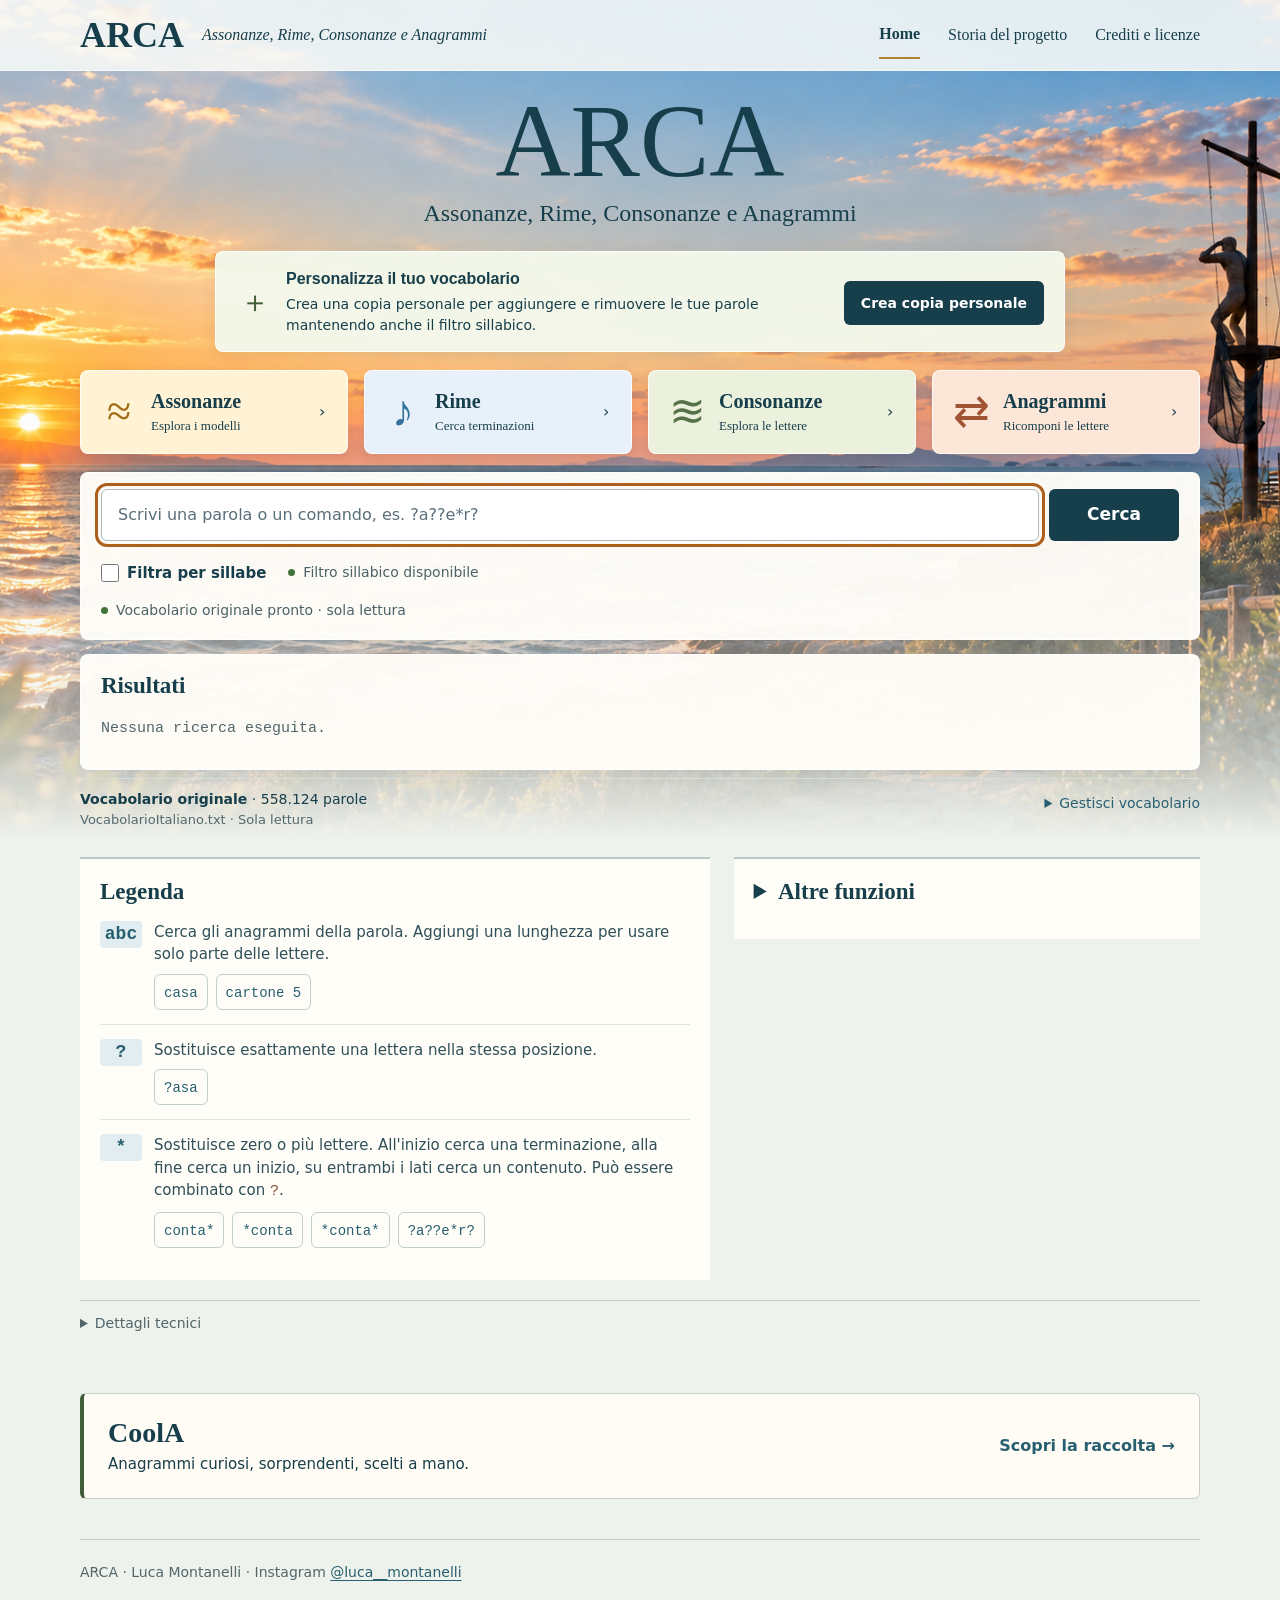
<file: index.html>
<!doctype html>
<html lang="it">
<head>
    <meta name="anagrammi-release" content="c436786166419b7673e466732a233473135b1bc11dabc56d61d7274d4d95d0c1">
    <meta charset="utf-8">
    <meta name="viewport" content="width=device-width, initial-scale=1">
    <meta name="color-scheme" content="only light">
    <link rel="icon" href="./releases/c436786166419b7673e466732a233473135b1bc11dabc56d61d7274d4d95d0c1/assets/icons/favicon.ico" type="image/x-icon" sizes="16x16 32x32 48x48">
    <link rel="icon" href="./releases/c436786166419b7673e466732a233473135b1bc11dabc56d61d7274d4d95d0c1/assets/icons/icon-32.png" type="image/png" sizes="32x32">
    <link rel="icon" href="./releases/c436786166419b7673e466732a233473135b1bc11dabc56d61d7274d4d95d0c1/assets/icons/icon-16.png" type="image/png" sizes="16x16">
    <link rel="apple-touch-icon" href="./releases/c436786166419b7673e466732a233473135b1bc11dabc56d61d7274d4d95d0c1/assets/icons/apple-touch-icon.png" sizes="180x180">
    <link rel="manifest" href="./releases/c436786166419b7673e466732a233473135b1bc11dabc56d61d7274d4d95d0c1/manifest.webmanifest">
    <link rel="stylesheet" href="./releases/c436786166419b7673e466732a233473135b1bc11dabc56d61d7274d4d95d0c1/style.css">
    <meta name="theme-color" content="#173e4b">
    <title>ARCA · Assonanze, Rime, Consonanze e Anagrammi</title>
</head>
<body>
    <a class="salta-contenuto" href="#comando">Vai alla ricerca</a>
    <header class="app-header">
        <div class="contenitore barra-header">
            <a class="brand" href="./" aria-label="ARCA Home"><strong>ARCA</strong><span>Assonanze, Rime, Consonanze e Anagrammi</span></a>
            <button id="menu-navigazione" class="pulsante-icona" type="button" aria-label="Apri navigazione" aria-expanded="false" aria-controls="navigazione" title="Navigazione">☰</button>
            <nav id="navigazione" aria-label="Navigazione principale">
                <a href="./" aria-current="page">Home</a>
                <a href="#storia" data-dialog="storia">Storia del progetto</a>
                <a href="#crediti" data-dialog="crediti">Crediti e licenze</a>
            </nav>
        </div>
    </header>

    <main id="app" class="contenitore app-main" aria-busy="true">
        <section class="hero" aria-labelledby="titolo-arca">
            <h1 id="titolo-arca">ARCA</h1>
            <p>Assonanze, Rime, Consonanze e Anagrammi</p>
        </section>
        <div class="onboarding">
            <section id="onboarding-installazione" class="banner banner-installazione" aria-labelledby="titolo-installazione" hidden>
                <span class="simbolo-banner" aria-hidden="true">↓</span>
                <div><h2 id="titolo-installazione">ARCA dà il meglio come app</h2><p>Installala per aprirla dalla schermata Home e usarla anche offline.</p></div>
                <button id="installa-arca" class="pulsante-primario" type="button">Installa ARCA</button>
                <button id="chiudi-installazione" class="pulsante-icona chiudi-banner" type="button" aria-label="Chiudi invito all'installazione" title="Chiudi">×</button>
            </section>
            <section id="onboarding-personale" class="banner banner-personale" aria-labelledby="titolo-personale">
                <span class="simbolo-banner" aria-hidden="true">＋</span>
                <div><h2 id="titolo-personale">Personalizza il tuo vocabolario</h2><p>Crea una copia personale per aggiungere e rimuovere le tue parole mantenendo anche il filtro sillabico.</p></div>
                <button id="onboarding-personale-azione" class="pulsante-primario" type="button" disabled>Crea copia personale</button>
            </section>
        </div>
        <section class="modalita-guidate" aria-label="Esplora ARCA">
            <button class="card-modalita assonanze" data-guida="assonanze" aria-expanded="false" aria-controls="guida-modalita" type="button"><span class="simbolo-modalita" aria-hidden="true">≈</span><span><strong>Assonanze</strong><small>Esplora i modelli</small></span><span aria-hidden="true">›</span></button>
            <button class="card-modalita rime" data-guida="rime" aria-expanded="false" aria-controls="guida-modalita" type="button"><span class="simbolo-modalita" aria-hidden="true">♪</span><span><strong>Rime</strong><small>Cerca terminazioni</small></span><span aria-hidden="true">›</span></button>
            <button class="card-modalita consonanze" data-guida="consonanze" aria-expanded="false" aria-controls="guida-modalita" type="button"><span class="simbolo-modalita" aria-hidden="true">≋</span><span><strong>Consonanze</strong><small>Esplora le lettere</small></span><span aria-hidden="true">›</span></button>
            <button class="card-modalita anagrammi" data-guida="anagrammi" aria-expanded="false" aria-controls="guida-modalita" type="button"><span class="simbolo-modalita" aria-hidden="true">⇄</span><span><strong>Anagrammi</strong><small>Ricomponi le lettere</small></span><span aria-hidden="true">›</span></button>
        </section>
        <section id="guida-modalita" class="guida-modalita" aria-labelledby="titolo-guida" hidden>
            <h2 id="titolo-guida"></h2><p id="testo-guida"></p>
            <div id="esempi-guida" class="esempi"></div>
        </section>
        <section class="ricerca-principale" aria-labelledby="titolo-ricerca">
            <h2 class="solo-lettori" id="titolo-ricerca">Cerca nel vocabolario</h2>
            <form id="modulo-ricerca" class="modulo-ricerca" novalidate>
                <label class="solo-lettori" for="comando">Parola o comando</label>
                <input
                    id="comando"
                    name="comando"
                    type="text"
                    placeholder="Scrivi una parola o un comando, es. ?a??e*r?"
                    autocomplete="off"
                    spellcheck="false"
                    disabled
                >
                <button id="esegui" type="submit" disabled>Cerca</button>
                <fieldset class="filtro-sillabe">
                    <legend class="solo-lettori">Filtro sillabico</legend>
                    <div class="intestazione-filtro">
                        <label class="attiva-filtro" for="filtra-sillabe">
                            <input id="filtra-sillabe" type="checkbox" aria-controls="campi-sillabe" aria-describedby="stato-sillabe" disabled>
                            Filtra per sillabe
                        </label>
                        <p id="stato-sillabe" class="stato" data-stato="non_disponibile" aria-live="polite">Filtro sillabico non disponibile</p>
                    </div>
                    <div id="campi-sillabe" class="campi-sillabe" hidden>
                        <div class="campo-sillabe">
                            <label for="modalita-sillabe">Modalit&agrave;</label>
                            <select id="modalita-sillabe" disabled>
                                <option value="ESATTAMENTE">Esattamente</option>
                                <option value="ALMENO">Almeno</option>
                                <option value="AL_MASSIMO">Al massimo</option>
                                <option value="TRA">Tra</option>
                            </select>
                        </div>
                        <div class="campo-sillabe">
                            <label id="etichetta-minimo-sillabe" for="minimo-sillabe">Sillabe</label>
                            <input id="minimo-sillabe" type="number" min="1" max="4294967295" step="1" inputmode="numeric" value="2" aria-describedby="errore-sillabe" required disabled>
                        </div>
                        <div id="campo-massimo-sillabe" class="campo-sillabe" hidden>
                            <label for="massimo-sillabe">Massimo</label>
                            <input id="massimo-sillabe" type="number" min="1" max="4294967295" step="1" inputmode="numeric" value="3" aria-describedby="errore-sillabe" required disabled>
                        </div>
                    </div>
                    <p id="errore-sillabe" class="errore-sillabe" role="alert" hidden></p>
                    <p id="nota-sillabe" class="nota-privacy" hidden></p>
                </fieldset>
            </form>
            <p id="stato-vocabolario" class="stato" data-stato="caricamento" aria-live="polite">
                Caricamento vocabolario...
            </p>
        </section>

        <section class="sezione risultati" aria-labelledby="titolo-risultati">
            <div class="intestazione-sezione">
                <h2 id="titolo-risultati">Risultati</h2>
            </div>
            <div id="risultato" class="output-risultati" tabindex="0" aria-label="Risultati della ricerca" aria-live="polite">
                <p class="messaggio-risultato">Nessuna ricerca eseguita.</p>
            </div>
            <nav id="paginazione" class="paginazione" aria-label="Pagine dei risultati" hidden>
                <button id="pagina-precedente" class="pulsante-secondario" type="button">Precedente</button>
                <span id="stato-pagina" aria-live="polite"></span>
                <button id="pagina-successiva" class="pulsante-secondario" type="button">Successiva</button>
            </nav>
        </section>

        <div class="vocabolario">
            <div id="vocabolario-attivo" class="vocabolario-attivo" data-modalita="originale">
                <p>
                    <strong id="tipo-vocabolario">Vocabolario originale</strong>
                    <span aria-hidden="true">&middot;</span>
                    <span id="conteggio">-</span>
                </p>
                <p id="dettaglio-vocabolario">VocabolarioItaliano.txt &middot; Sola lettura</p>
            </div>

            <details class="gestione-vocabolario"><summary>Gestisci vocabolario</summary>
            <div class="azioni-vocabolario">
                <button id="usa-originale" class="pulsante-secondario" type="button" disabled>Usa originale</button>
                <button id="crea-personale" class="pulsante-secondario" type="button" disabled>Crea copia personale</button>
                <button id="usa-personale" class="pulsante-secondario" type="button" disabled>Usa copia personale</button>
                <input id="file-vocabolario" class="file-vocabolario" type="file" accept=".txt,text/plain" aria-label="Crea o sostituisci il vocabolario personale da un file di testo" disabled>
                <a id="esporta-personale" class="pulsante-secondario pulsante-link" href="#" download="vocabolario-personale.txt" aria-disabled="true">Esporta vocabolario personale</a>
                <button id="elimina-personale" class="pulsante-pericolo-secondario" type="button" disabled>Elimina copia personale</button>
            </div>

            <p class="nota-privacy">Per aggiungere o rimuovere parole, crea e usa una copia personale. Il filtro sillabico resta disponibile; per le parole prive di dati ufficiali viene usata una stima automatica.</p>
            <p class="nota-privacy">Il vocabolario personale è salvato su questo dispositivo/browser e non viene inviato a server. La cancellazione dei dati del sito può eliminarlo.</p>
            </details>
        </div>

        <div class="guide-comandi">
        <section class="sezione legenda" aria-labelledby="titolo-legenda">
            <div class="intestazione-sezione">
                <h2 id="titolo-legenda">Legenda</h2>
            </div>

            <div class="elenco-comandi">
                <div class="voce-comando">
                    <code class="operatore">abc</code>
                    <div>
                        <p>Cerca gli anagrammi della parola. Aggiungi una lunghezza per usare solo parte delle lettere.</p>
                        <div class="esempi">
                            <button type="button" class="esempio-comando" data-comando="casa"><code>casa</code></button>
                            <button type="button" class="esempio-comando" data-comando="cartone 5"><code>cartone 5</code></button>
                        </div>
                    </div>
                </div>

                <div class="voce-comando">
                    <code class="operatore">?</code>
                    <div>
                        <p>Sostituisce esattamente una lettera nella stessa posizione.</p>
                        <div class="esempi">
                            <button type="button" class="esempio-comando" data-comando="?asa"><code>?asa</code></button>
                        </div>
                    </div>
                </div>

                <div class="voce-comando">
                    <code class="operatore">*</code>
                    <div>
                        <p>Sostituisce zero o pi&ugrave; lettere. All'inizio cerca una terminazione, alla fine cerca un inizio, su entrambi i lati cerca un contenuto. Pu&ograve; essere combinato con <code>?</code>.</p>
                        <div class="esempi">
                            <button type="button" class="esempio-comando" data-comando="conta*"><code>conta*</code></button>
                            <button type="button" class="esempio-comando" data-comando="*conta"><code>*conta</code></button>
                            <button type="button" class="esempio-comando" data-comando="*conta*"><code>*conta*</code></button>
                            <button type="button" class="esempio-comando" data-comando="?a??e*r?"><code>?a??e*r?</code></button>
                        </div>
                    </div>
                </div>

            </div>
        </section>
        <details class="sezione altre-funzioni">
            <summary>Altre funzioni</summary>
            <div class="elenco-comandi">
                <div class="voce-comando">
                    <code class="operatore">$</code>
                    <div>
                        <p>Trova parole formabili usando soltanto le lettere indicate.</p>
                        <div class="esempi">
                            <button type="button" class="esempio-comando" data-comando="$casa"><code>$casa</code></button>
                        </div>
                    </div>
                </div>

                <div class="voce-comando">
                    <code class="operatore">!</code>
                    <div>
                        <p>Trova parole che non contengono nessuna delle lettere indicate.</p>
                        <div class="esempi">
                            <button type="button" class="esempio-comando" data-comando="!xyz"><code>!xyz</code></button>
                        </div>
                    </div>
                </div>

                <div class="voce-comando">
                    <code class="operatore">&amp;</code>
                    <div>
                        <p>Trova parole che contengono tutte le lettere indicate, rispettando anche le ripetizioni.</p>
                        <div class="esempi">
                            <button type="button" class="esempio-comando" data-comando="&amp;ssa"><code>&amp;ssa</code></button>
                        </div>
                    </div>
                </div>

                <div class="voce-comando">
                    <code class="operatore">^</code>
                    <div>
                        <p>Estrae parole casuali dal vocabolario nel formato <code>^,quante,caratteri</code>.</p>
                        <div class="esempi">
                            <button type="button" class="esempio-comando" data-comando="^,3,4"><code>^,3,4</code></button>
                        </div>
                    </div>
                </div>

                <div class="voce-comando"><code class="operatore">+</code><div><p><code>+ parola</code> aggiunge una parola al vocabolario personale.</p></div></div>
                <div class="voce-comando"><code class="operatore">−</code><div><p><code>- parola</code> rimuove una parola dal vocabolario personale.</p></div></div>
            </div>
        </details>
        </div>


        <details class="dettagli-tecnici">
            <summary>Dettagli tecnici</summary>
            <dl>
                <dt>Lettura file</dt>
                <dd id="tempo-lettura">-</dd>
                <dt>Caricamento nel core C++</dt>
                <dd id="tempo-core">-</dd>
                <dt>Totale</dt>
                <dd id="tempo-totale">-</dd>
                <dt>Dimensione file</dt>
                <dd id="dimensione-file">-</dd>
                <dt>Memoria WebAssembly</dt>
                <dd id="memoria-wasm">-</dd>
            </dl>
        </details>
        <button id="apri-coola" class="coola-invito" type="button" data-dialog="coola" aria-haspopup="dialog" aria-controls="coola" aria-labelledby="titolo-invito-coola azione-coola">
            <span><strong id="titolo-invito-coola">CoolA</strong><span>Anagrammi curiosi, sorprendenti, scelti a mano.</span></span>
            <span id="azione-coola" class="coola-azione">Scopri la raccolta <span aria-hidden="true">→</span></span>
        </button>
    </main>

    <footer class="contenitore footer-sito">
        <p>ARCA · Luca Montanelli · Instagram <a href="https://www.instagram.com/luca__montanelli/" target="_blank" rel="noopener noreferrer">@luca__montanelli</a></p>
    </footer>

    <dialog id="coola" class="finestra-conferma" aria-labelledby="titolo-coola" aria-describedby="intro-coola">
        <h2 id="titolo-coola" tabindex="-1" autofocus>CoolA</h2>
        <p id="intro-coola">Una piccola raccolta di anagrammi curiosi e memorabili, scelta e aggiornata nel tempo.</p>
        <p id="stato-coola" class="nota-privacy" role="status" aria-live="polite">Caricamento della raccolta...</p>
        <ul id="raccolta-coola" aria-label="Anagrammi della raccolta"></ul>
        <p class="coola-suggerimenti">Hai trovato un anagramma curioso? Suggeriscimelo su Instagram:
            <a href="https://www.instagram.com/luca__montanelli/" target="_blank" rel="noopener noreferrer">@luca__montanelli</a></p>
        <form method="dialog"><button class="pulsante-secondario">Chiudi</button></form>
    </dialog>

    <dialog id="crediti" class="finestra-conferma pagina-informativa" aria-labelledby="titolo-crediti">
        <h2 id="titolo-crediti">Crediti e licenze</h2>
        <section aria-labelledby="crediti-arca">
            <h3 id="crediti-arca">ARCA</h3>
            <p>Rielaborazione, evoluzione e sviluppo del programma originale
                <a href="http://www.pierotofy.it/pages/sorgenti/dettagli/19617-Anagrammi=CS/">Anagrammi e non solo</a>
                di <strong>Carlo Barabucci (2020)</strong>. Conversione ed evoluzione C++, WebAssembly/PWA,
                interfaccia, strumenti linguistici, integrazione e curatela:
                <strong>Luca Montanelli</strong>, con l'ausilio di strumenti di intelligenza artificiale di OpenAI.</p>
            <p><a href="./releases/c436786166419b7673e466732a233473135b1bc11dabc56d61d7274d4d95d0c1/CREDITS.md">Crediti completi</a></p>
        </section>
        <section aria-labelledby="crediti-software">
            <h3 id="crediti-software">Licenza software</h3>
            <p><strong>GNU GPL versione 3 o successiva (GPL-3.0-or-later)</strong>.</p>
            <p><a href="./releases/c436786166419b7673e466732a233473135b1bc11dabc56d61d7274d4d95d0c1/LICENSE">Testo integrale della licenza</a></p>
        </section>
        <section aria-labelledby="crediti-dati">
            <h3 id="crediti-dati">Dati linguistici</h3>
            <p>Vocabolario Wikizionario/Wiktextract/Kaikki e dataset/runtime sillabico derivato ARCA:
                <a href="https://creativecommons.org/licenses/by-sa/4.0/">CC BY-SA 4.0</a>, distinta dalla licenza del codice.</p>
            <p>Evidenze sillabiche anche da PhonItalia 1.10 tramite phonItaliaR (CC BY 4.0) e WikiPron
                (dati Wiktionary, non Apache 2.0), integrate con stima e curatela ufficiale ARCA.</p>
            <p><a href="./releases/c436786166419b7673e466732a233473135b1bc11dabc56d61d7274d4d95d0c1/DATASET.md">Vocabolario: provenienza e licenza</a> ·
                <a href="./releases/c436786166419b7673e466732a233473135b1bc11dabc56d61d7274d4d95d0c1/SILLABE_DATASET.md">Dataset sillabico: fonti e licenza</a></p>
        </section>
        <section aria-labelledby="crediti-terzi">
            <h3 id="crediti-terzi">Software di terze parti</h3>
            <p>utf8proc 2.12.0 (MIT/Expat e Unicode Data License); Emscripten (MIT / University of Illinois-NCSA).
                <a href="./releases/c436786166419b7673e466732a233473135b1bc11dabc56d61d7274d4d95d0c1/THIRD_PARTY_NOTICES.md">Notice e testi delle licenze</a></p>
        </section>
        <form method="dialog"><button class="pulsante-secondario">Chiudi</button></form>
    </dialog>

    <dialog id="storia" class="finestra-conferma pagina-informativa" aria-labelledby="titolo-storia">
        <h2 id="titolo-storia" tabindex="-1" autofocus>Storia del progetto</h2>
        <p class="firma-storia"><em>di Luca Montanelli</em></p>
        <p>ARCA nasce da un'esigenza molto concreta, rimasta a lungo insoddisfatta durante la scrittura di alcuni miei testi.</p>
        <p>Mi è capitato spesso di cercare una parola non soltanto per il suo significato, ma per il modo in cui suonava rispetto a ciò che avevo già scritto: cercavo rime, assonanze, consonanze e, più in generale, particolari relazioni tra suoni e lettere. Esistono naturalmente rimari, dizionari e numerosi strumenti dedicati alla scrittura, ma non riuscivo a trovarne uno che riunisse in modo sufficientemente flessibile tutte le ricerche che mi interessavano.</p>
        <p>L'idea iniziale era quindi molto più semplice di ciò che ARCA sarebbe poi diventato: volevo costruire una sorta di rimario esteso, capace di aiutarmi a individuare non soltanto le rime, ma anche assonanze e consonanze.</p>
        <p>Per arrivarci ho cominciato a studiare un modo diverso di rappresentare e ordinare matematicamente le parole.</p>
        <p>Invece di considerare una parola soltanto come una sequenza di lettere da leggere da sinistra verso destra, ho iniziato a osservarne la struttura partendo dalle vocali e dalle loro posizioni. Da questa idea è nata una decomposizione ricorsiva della parola in segmenti che ho chiamato vagoni, collegati fra loro da particolari vocali di riferimento che ho chiamato pivot.</p>
        <p>Il procedimento parte dall'ultima vocale della parola, cerca verso sinistra la prima vocale non adiacente e usa questa come pivot; il pivot diventa poi a sua volta il nuovo punto di riferimento e lo stesso ragionamento viene applicato ricorsivamente alla parte restante della parola. Da questa struttura deriva un criterio completo di confronto fra parole, diverso dal normale ordine alfabetico e pensato appositamente per mettere in evidenza somiglianze utili alla ricerca di rime, assonanze e altre corrispondenze formali.</p>
        <p>Questa logica è diventata una delle idee centrali del progetto: il vocabolario non viene più visto semplicemente come un elenco alfabetico di parole, ma come un insieme di elementi dotati di una particolare struttura interna, che può essere confrontata secondo regole precise.</p>
        <p>Per chi fosse interessato alla costruzione completa, ai casi particolari, agli esempi, alla formalizzazione matematica del metodo e alla verifica empirica sull'intero vocabolario ARCA, ho raccolto tutto in un documento dedicato:</p>
        <section class="paper-storia" aria-labelledby="titolo-paper-storia">
            <h3 id="titolo-paper-storia">→ La logica di ordinamento di ARCA</h3>
            <ul>
                <li><a href="./releases/c436786166419b7673e466732a233473135b1bc11dabc56d61d7274d4d95d0c1/papers/ordinamento_arca_paper_it.pdf" target="_blank" rel="noopener">Versione italiana — PDF</a></li>
                <li><a href="./releases/c436786166419b7673e466732a233473135b1bc11dabc56d61d7274d4d95d0c1/papers/ordinamento_arca_paper_en.pdf" target="_blank" rel="noopener">English version — PDF</a></li>
            </ul>
        </section>
        <p>L'ordinamento, tuttavia, risolveva soltanto una parte del problema. Cercare manualmente una parola fra centinaia di migliaia di voci di un dizionario digitale, anche quando queste sono organizzate secondo una logica utile, rimane inevitabilmente lento.</p>
        <p>È stato cercando una soluzione più efficiente che mi sono imbattuto nel programma <em>Anagrammi e non solo</em>, realizzato da Carlo Barabucci nel 2020.</p>
        <p>Il programma conteneva già diverse funzioni di ricerca particolarmente interessanti e offriva una base molto utile, ma non copriva ancora tutte le esigenze da cui ero partito. Da quel momento il progetto ha cominciato progressivamente ad allontanarsi dall'idea di un semplice rimario e a prendere la forma che oggi ha ARCA.</p>
        <p>Con l'ausilio degli strumenti di intelligenza artificiale di OpenAI, in particolare ChatGPT e Codex, ho rielaborato, esteso e sviluppato il progetto. Alcune funzioni originariamente separate sono diventate combinabili tra loro, altre sono state modificate o ampliate, e l'intero sistema è stato adattato per lavorare sul vocabolario organizzato secondo la logica di ordinamento che avevo sviluppato.</p>
        <p>Una delle aggiunte più importanti è stata il filtro sillabico, pensato soprattutto per chi scrive in metrica. Il filtro può essere combinato con le altre modalità di ricerca, permettendo di restringere i risultati anche in base al numero di sillabe e rendendo il sistema più utile nella ricerca di parole che debbano rispettare contemporaneamente vincoli sonori, grafici e metrici.</p>
        <p>Mi sono poi occupato della progettazione dell'interfaccia, della versione web installabile, della gestione del vocabolario personale, della presentazione grafica e, più in generale, di trasformare le diverse idee accumulate durante lo sviluppo in uno strumento effettivamente utilizzabile.</p>
        <p>Anche questa fase è nata attraverso numerose sessioni di progettazione, verifica e confronto con ChatGPT e Codex. Gli strumenti di intelligenza artificiale hanno avuto quindi un ruolo importante come supporto allo sviluppo, alla programmazione, al controllo e alla formalizzazione delle idee; le scelte progettuali, gli obiettivi, la logica dell'ordinamento, la curatela e la direzione complessiva del progetto sono invece il risultato del lavoro che ha portato ARCA alla sua forma attuale.</p>
        <p>Il risultato è ARCA — Assonanze, Rime, Consonanze e Anagrammi: uno strumento nato per la scrittura, ma costruito intorno a un modo più generale di esplorare e mettere in relazione le parole di un vocabolario.</p>
        <p>C'è però un aspetto che considero ancora più importante delle singole funzioni oggi disponibili.</p>
        <p>Il modo di rappresentare matematicamente le parole sviluppato per l'ordinamento non è utile soltanto quando si cerca una singola parola. Una volta che ogni parola viene descritta attraverso una struttura confrontabile, diventa naturale estendere lo stesso principio a insiemi più grandi di parole.</p>
        <p>Questo apre la possibilità di analizzare interi testi alla ricerca di ricorrenze, somiglianze, corrispondenze foniche e strutture che, osservate parola per parola, sarebbero molto più difficili da individuare manualmente.</p>
        <p>In questa prospettiva ARCA può diventare non soltanto uno strumento per cercare parole, ma anche uno strumento per esplorare alcune caratteristiche formali di un testo e assistere una forma di analisi letteraria automatizzata, mantenendo però sempre distinto ciò che può essere rilevato algoritmicamente da ciò che richiede interpretazione umana.</p>
        <p>Questa, insieme ad altre funzionalità, è una delle direzioni in cui intendo sviluppare ARCA in futuro.</p>
        <form method="dialog"><button class="pulsante-secondario">Chiudi</button></form>
    </dialog>
    <dialog id="guida-installazione" class="finestra-conferma" aria-labelledby="titolo-guida-installazione">
        <h2 id="titolo-guida-installazione">Installa ARCA</h2>
        <p>In Safari, apri il menu Condividi e scegli “Aggiungi alla schermata Home”. Se la voce non compare, apri questa pagina direttamente in Safari.</p>
        <form method="dialog"><button class="pulsante-secondario">Chiudi</button></form>
    </dialog>
    <dialog id="conferma-rimozione" class="finestra-conferma" aria-labelledby="titolo-conferma-rimozione">
        <h2 id="titolo-conferma-rimozione">Conferma rimozione</h2>
        <p id="testo-conferma-rimozione"></p>
        <div class="azioni-conferma">
            <button id="annulla-rimozione" class="pulsante-secondario" type="button">Annulla</button>
            <button id="conferma-eliminazione" class="pulsante-pericolo" type="button">Elimina</button>
        </div>
    </dialog>

    <script type="module" src="./releases/c436786166419b7673e466732a233473135b1bc11dabc56d61d7274d4d95d0c1/presentazione.js"></script>
    <script type="module" src="./releases/c436786166419b7673e466732a233473135b1bc11dabc56d61d7274d4d95d0c1/app.js"></script>
</body>
</html>
</file>
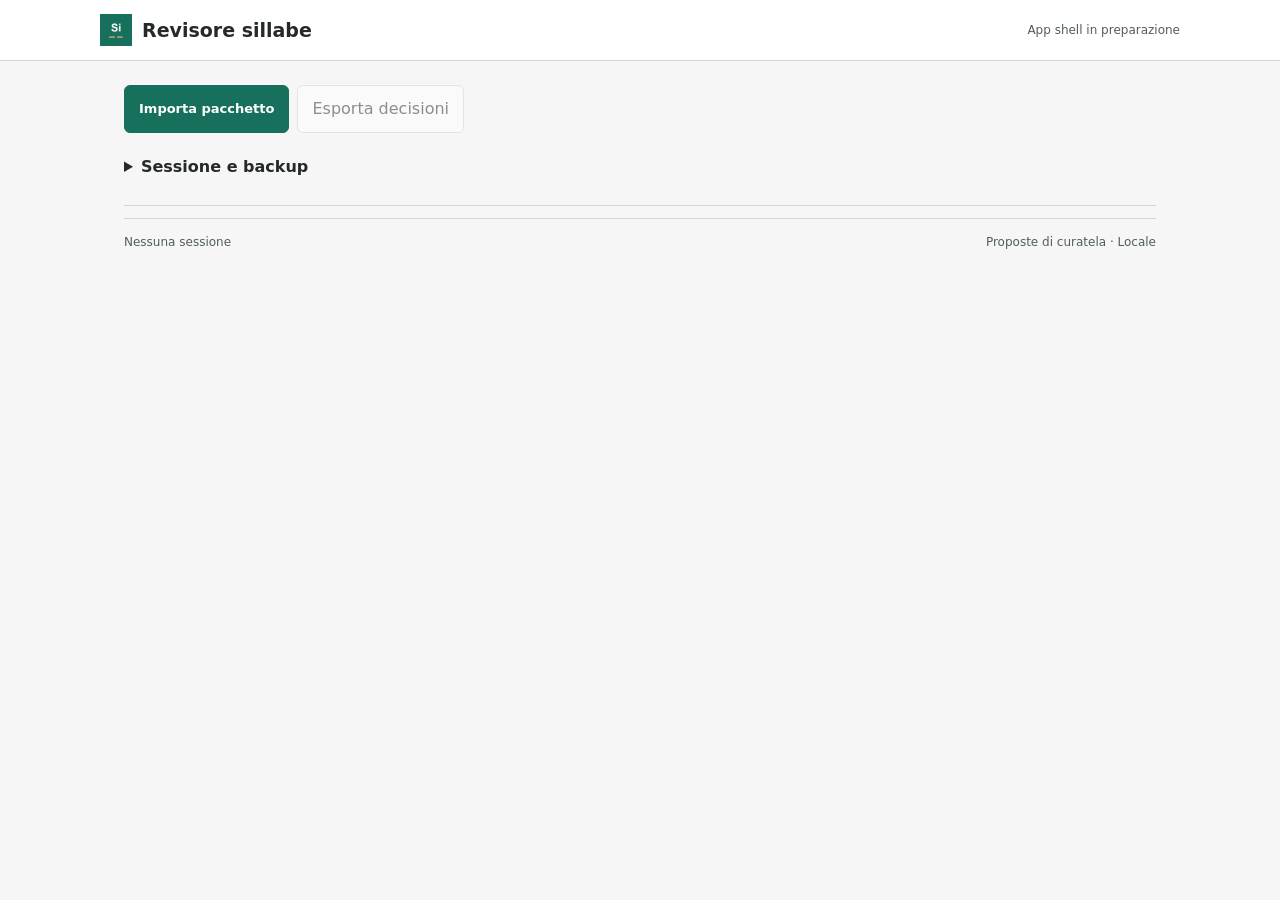
<file: tools/revisore_sillabe/index.html>
<!doctype html>
<html lang="it">
<head>
  <meta charset="utf-8">
  <meta name="viewport" content="width=device-width, initial-scale=1">
  <meta name="theme-color" content="#16705c">
  <meta http-equiv="Content-Security-Policy" content="default-src 'self'; connect-src 'self'; script-src 'self'; style-src 'self'; img-src 'self'; object-src 'none'; base-uri 'none'; form-action 'none'">
  <title>Revisore sillabe</title>
  <link rel="manifest" href="./manifest.webmanifest">
  <link rel="icon" href="./icon-192.png" type="image/png">
  <link rel="apple-touch-icon" href="./icon-192.png">
  <link rel="stylesheet" href="./style.css">
  <script type="module" src="./app.mjs"></script>
</head>
<body>
  <header class="topbar">
    <div class="brand"><img src="./icon-192.png" alt="" width="32" height="32"><h1>Revisore sillabe</h1></div>
    <span id="offline" role="status">App shell in preparazione</span>
  </header>
  <main>
    <section class="management" aria-label="Sessione">
      <div class="file-actions">
        <label class="button primary" for="package-file">Importa pacchetto</label>
        <input id="package-file" type="file" accept=".json,application/json" class="file-input">
        <button id="export" type="button" disabled>Esporta decisioni</button>
        <button id="share" type="button" hidden>Condividi</button>
      </div>
      <details id="management-details">
        <summary>Sessione e backup</summary>
        <div class="settings">
          <label>Autore<input id="author" maxlength="200" autocomplete="name" placeholder="Nome dell’autore"></label>
          <label class="button" for="proposals-file">Ripristina decisioni</label>
          <input id="proposals-file" type="file" accept=".json,application/json" class="file-input" disabled>
          <button id="persistent" type="button">Mantieni dati sul dispositivo</button>
          <button id="install" type="button" hidden>Installa app</button>
          <button id="update" type="button" hidden>Aggiorna app</button>
          <p>Esporta periodicamente un backup delle decisioni. La memoria del browser non è una copia permanente.</p>
          <p id="package-info">Nessun pacchetto</p>
        </div>
      </details>
    </section>
    <p id="message" role="alert" hidden></p>
    <p id="multi-tab" role="status" hidden>Revisore aperto anche in un’altra scheda. Le modifiche concorrenti vengono controllate.</p>
    <section id="review" hidden aria-label="Revisione">
      <fieldset id="filters" class="filters">
        <legend class="sr-only">Ricerca e filtri</legend>
        <label class="search">Parola<input id="search" type="search" maxlength="200" placeholder="Cerca parola"></label>
        <label>Stato automatico<select id="state-filter"><option value="">Tutti gli stati</option></select></label>
        <label>Revisione<select id="review-filter"><option value="non_decise">Non decise</option><option value="decise">Decise</option><option value="saltate">Saltate</option><option value="tutte">Tutte</option></select></label>
      </fieldset>
      <div class="progress"><p id="progress"></p><button id="first" type="button">Prima non decisa</button></div>
      <progress id="progress-bar" max="1" value="0" aria-label="Decisioni salvate"></progress>
      <p id="no-results" hidden>Nessuna parola con questi filtri.</p>
      <article id="word-view">
        <div class="word-heading"><span id="position"></span><h2 id="word" tabindex="-1"></h2><span id="automatic-state" class="badge"></span></div>
        <div class="workspace">
          <section class="evidence" aria-labelledby="automatic-heading">
            <h3 id="automatic-heading">Dato automatico</h3>
            <dl id="evidence-summary"></dl>
            <details id="details"><summary>Dettagli delle fonti</summary><div id="evidence-details"></div></details>
          </section>
          <section class="decision" aria-labelledby="decision-heading">
            <h3 id="decision-heading">Tua decisione</h3>
            <p id="current-decision">Non decisa</p>
            <label class="note">Nota / motivazione<textarea id="note" maxlength="2000" rows="2"></textarea></label>
            <fieldset id="actions">
              <legend class="sr-only">Scegli il conteggio</legend>
              <div id="quick-counts" class="quick-counts" aria-label="Conferma sillabe"></div>
              <form id="other-form" class="other-number"><label>Altro numero<input id="other-count" type="number" min="1" max="1000000" step="1" inputmode="numeric" required></label><button type="submit">Conferma</button></form>
              <div class="secondary-actions"><button id="ambiguous" type="button">Ambigua</button><button id="defer" type="button">Da rivedere</button><button id="exclude" class="danger" type="button">Escludi</button></div>
              <button id="revoke" type="button" hidden>Revoca decisione</button>
            </fieldset>
          </section>
        </div>
      </article>
      <fieldset id="navigation" class="navigation"><legend class="sr-only">Navigazione</legend><button id="previous" type="button" aria-label="Parola precedente" title="Precedente">←</button><button id="skip" type="button">Salta</button><button id="next" type="button" aria-label="Parola successiva" title="Successiva">→</button></fieldset>
    </section>
    <footer><span id="save-status" role="status">Nessuna sessione</span><span>Proposte di curatela · Locale</span></footer>
  </main>
  <dialog id="ambiguity-dialog">
    <form id="ambiguity-form">
      <h2>Conteggi alternativi</h2>
      <div id="ambiguity-counts" class="ambiguity-counts"></div>
      <div class="other-number"><label>Altro numero<input id="ambiguity-other" type="number" min="1" max="1000000" step="1" inputmode="numeric"></label><button id="add-ambiguity" type="button" aria-label="Aggiungi conteggio">+</button></div>
      <p id="ambiguity-error" role="alert"></p>
      <div class="dialog-actions"><button id="cancel-ambiguity" type="button">Annulla</button><button type="submit" class="primary">Salva ambiguità</button></div>
    </form>
  </dialog>
  <dialog id="confirm-dialog" aria-labelledby="confirm-heading">
    <h2 id="confirm-heading">Conferma operazione</h2>
    <p id="confirm-message"></p>
    <div class="dialog-actions"><button id="confirm-cancel" type="button">Annulla</button><button id="confirm-accept" type="button" class="primary">Conferma operazione</button></div>
  </dialog>
</body>
</html>
</file>
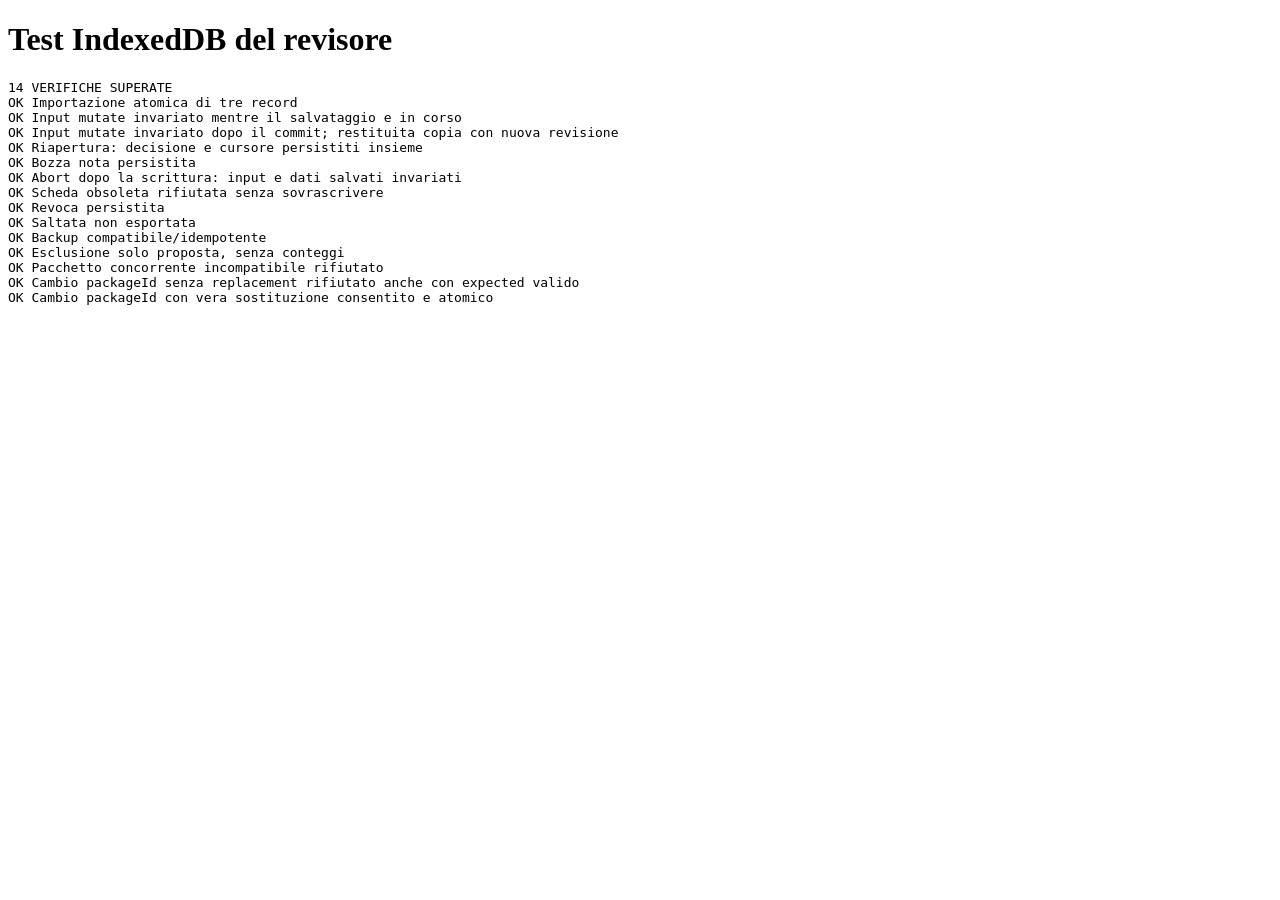
<file: tools/tests/reviewer-db-browser.html>
<!doctype html>
<html lang="it"><meta charset="utf-8"><title>Test IndexedDB del revisore</title>
<h1>Test IndexedDB del revisore</h1><pre id="results">In esecuzione...</pre>
<script type="module" src="./reviewer-db-browser.mjs"></script></html>
</file>
<file: releases/c436786166419b7673e466732a233473135b1bc11dabc56d61d7274d4d95d0c1/style.css>
:root {
    color-scheme: only light;
    --inchiostro: #173e4b;
    --mare: #285f70;
    --oliva: #405e38;
    --bordo: #c8cfcb;
    --hero-background: url("./assets/branding/hero-toscana-preview.png");
    font-family: "Segoe UI", system-ui, -apple-system, sans-serif;
    color: var(--inchiostro);
    background: #eef2ed;
    font-synthesis: none;
}
* { box-sizing: border-box; }
[hidden] { display: none !important; }
body { position: relative; isolation: isolate; min-width: 320px; margin: 0; line-height: 1.5; background: #eef2ed; }
body::before {
    content: ""; position: absolute; inset: 0 0 auto; height: 840px; z-index: -1;
    background-image: linear-gradient(to bottom, transparent 55%, #eef2ed 100%), var(--hero-background);
    background-size: 100% 100%, cover; background-position: center, center top;
    background-repeat: no-repeat;
}
button, input, select { font: inherit; }
button, summary, a, input[type="file"] { -webkit-tap-highlight-color: transparent; }
button { min-height: 44px; border: 1px solid transparent; border-radius: 6px; cursor: pointer; }
button:disabled, input:disabled, select:disabled { cursor: not-allowed; opacity: .58; }
a { color: var(--mare); }
button:focus-visible, input:focus-visible, select:focus-visible, summary:focus-visible,
a:focus-visible, .output-risultati:focus-visible { outline: 3px solid #ad601c; outline-offset: 3px; }
.contenitore { width: min(100% - 48px, 1120px); margin-inline: auto; }
.app-header { background: rgb(248 250 247 / 88%); border-bottom: 1px solid rgb(255 255 255 / 60%); }
.barra-header { display: flex; gap: 20px; align-items: center; justify-content: space-between; min-height: 70px; }
.brand { display: flex; align-items: center; gap: 18px; color: var(--inchiostro); text-decoration: none; }
.brand strong { font: 700 36px/1 Georgia, "Times New Roman", serif; }
.brand span { max-width: 300px; font: italic 16px/1.4 Georgia, serif; }
#navigazione { display: flex; align-items: center; gap: 28px; }
#navigazione a { color: var(--inchiostro); font: 16px/1.4 Georgia, serif; text-decoration: none; padding-block: 12px; }
#navigazione a[aria-current] { border-bottom: 2px solid #b48235; font-weight: bold; }
.pulsante-icona { width: 44px; height: 44px; padding: 0; background: transparent; color: var(--inchiostro); font-size: 24px; }
#menu-navigazione { display: none; }
.salta-contenuto { position: fixed; top: -100px; left: 12px; z-index: 10; padding: 12px; background: white; }
.salta-contenuto:focus { top: 12px; }
.app-main { padding-bottom: 40px; }
.hero { text-align: center; padding: 14px 0 20px; }
.hero h1 { margin: 0; font: 500 104px/1.08 Georgia, "Times New Roman", serif; letter-spacing: 0; }
.hero p { margin: 0; font: 24px/1.4 Georgia, serif; }
h2 { margin: 0; font: bold 23px/1.3 Georgia, serif; letter-spacing: 0; }
.onboarding { display: grid; grid-template-columns: 1fr 1fr; gap: 16px; margin-bottom: 18px; }
.onboarding:has(.banner-installazione[hidden]) { grid-template-columns: 1fr; max-width: 850px; margin-inline: auto; }
.banner { position: relative; display: grid; grid-template-columns: 38px minmax(0, 1fr); align-items: center; gap: 6px 12px; padding: 16px 20px; background: rgb(255 253 247 / 96%); border: 1px solid rgb(255 255 255 / 75%); border-radius: 8px; box-shadow: 0 3px 16px rgb(37 55 46 / 9%); }
.banner h2 { font: 650 16px/1.4 "Segoe UI", sans-serif; padding-right: 20px; }
.banner p { margin: 4px 0 0; font-size: 14px; line-height: 1.45; }
.banner-personale { background: rgb(243 248 236 / 96%); }
.simbolo-banner { font-size: 30px; color: var(--oliva); text-align: center; }
.banner .pulsante-primario { grid-column: 2; justify-self: start; padding: 7px 16px; margin-top: 4px; font-size: 14px; }
.onboarding:has(.banner-installazione[hidden]) .banner-personale { grid-template-columns: 38px minmax(0, 1fr) auto; }
.onboarding:has(.banner-installazione[hidden]) .banner-personale .pulsante-primario { grid-column: 3; grid-row: 1; }
.chiudi-banner { position: absolute; right: 0; top: 0; font-size: 21px; }
.pulsante-primario, #esegui { background: var(--inchiostro); color: white; font-weight: 650; }
.pulsante-primario:hover:not(:disabled), #esegui:hover:not(:disabled) { background: #23586a; }
.modalita-guidate { display: grid; grid-template-columns: repeat(4, minmax(0, 1fr)); gap: 16px; margin-bottom: 18px; }
.card-modalita { display: grid; grid-template-columns: 40px minmax(0, 1fr) 10px; gap: 12px; align-items: center; min-height: 84px; padding: 14px 18px; text-align: left; color: var(--inchiostro); box-shadow: 0 3px 12px rgb(37 55 46 / 8%); border: 1px solid rgb(255 255 255 / 75%); border-radius: 8px; }
.card-modalita strong { display: block; font: bold 20px/1.3 Georgia, serif; overflow-wrap: anywhere; }
.card-modalita small { display: block; font: 13px/1.4 Georgia, serif; margin-top: 3px; }
.simbolo-modalita { font: 44px/1 Georgia, serif; text-align: center; }
.assonanze { background: #fff2d5; } .assonanze .simbolo-modalita { color: #a16b13; }
.rime { background: #e8f1fa; } .rime .simbolo-modalita { color: #34729b; }
.consonanze { background: #ebf1dc; } .consonanze .simbolo-modalita { color: #567047; }
.anagrammi { background: #fce6d8; } .anagrammi .simbolo-modalita { color: #9f5433; }
.card-modalita[aria-expanded="true"] { border-color: var(--mare); box-shadow: inset 0 -3px var(--mare); }
.guida-modalita { border-left: 3px solid var(--mare); background: rgb(255 253 247 / 96%); padding: 14px 20px; margin-bottom: 18px; }
.guida-modalita h2 { font-size: 19px; }
.guida-modalita p { margin: 6px 0; }
.ricerca-principale, .risultati { padding: 16px 20px; background: rgb(255 253 248 / 97%); border: 1px solid rgb(255 255 255 / 85%); border-radius: 8px; box-shadow: 0 3px 18px rgb(37 55 46 / 8%); }
.modulo-ricerca { display: grid; grid-template-columns: minmax(0, 1fr) 130px; gap: 10px; }
#comando { width: 100%; min-width: 0; height: 52px; padding: 0 16px; border: 1px solid #aebcbb; border-radius: 6px; color: var(--inchiostro); background: #fff; font-size: 16px; }
#comando::placeholder { color: #596f79; }
#esegui { height: 52px; font-size: 17px; }
.filtro-sillabe { grid-column: 1 / -1; min-width: 0; margin: 0; padding: 0; border: 0; }
.intestazione-filtro { display: flex; flex-wrap: wrap; align-items: center; gap: 4px 22px; }
.attiva-filtro { display: flex; align-items: center; gap: 8px; min-height: 44px; font-size: 15px; font-weight: 650; cursor: pointer; }
.attiva-filtro input { width: 18px; height: 18px; margin: 0; accent-color: var(--mare); }
#stato-sillabe { margin: 0; }
.campi-sillabe { display: grid; grid-template-columns: minmax(0, 190px) repeat(2, minmax(0, 145px)); gap: 10px; margin: 4px 0 8px; }
.campo-sillabe label { display: block; margin-bottom: 4px; color: #4d6269; font-size: 14px; }
.campo-sillabe input, .campo-sillabe select { width: 100%; min-width: 0; height: 44px; padding: 8px; border: 1px solid #aebcbb; border-radius: 5px; background: #fff; color: var(--inchiostro); }
.campo-sillabe input[aria-invalid="true"] { border-color: #b42318; }
.errore-sillabe { margin: 8px 0 0; color: #b42318; font-size: 15px; overflow-wrap: anywhere; }
.stato { display: flex; align-items: center; gap: 8px; min-height: 24px; margin: 4px 0 0; color: #4b6268; font-size: 14px; }
.stato::before { width: 7px; height: 7px; flex: 0 0 auto; border-radius: 50%; background: #637570; content: ""; }
.stato[data-stato="pronto"]::before { background: #42743a; }
.stato[data-stato="errore"]::before { background: #b42318; }
.stato[data-stato="caricamento"]::before { background: #b77717; }
.vocabolario { margin-top: 8px; border-top: 1px solid #d7dfd9; padding-top: 10px; display: grid; grid-template-columns: minmax(0, 1fr) auto; gap: 8px 20px; align-items: start; }
.vocabolario-attivo p { margin: 0; font-size: 14px; }
#dettaglio-vocabolario { color: #52686d; font-size: 13px; }
.gestione-vocabolario { max-width: 100%; }
.gestione-vocabolario summary { min-height: 44px; cursor: pointer; color: var(--mare); font-size: 14px; padding-top: 4px; }
.vocabolario:has(.gestione-vocabolario[open]) { grid-template-columns: 1fr; }
.azioni-vocabolario { display: grid; grid-template-columns: repeat(3, minmax(0, 1fr)); gap: 10px; }
.file-vocabolario { grid-column: 1 / -1; width: 100%; min-width: 0; min-height: 44px; padding: 7px; border: 1px solid var(--bordo); border-radius: 5px; background: white; }
.file-vocabolario::file-selector-button { margin-right: 12px; padding: 7px 11px; border: 1px solid var(--bordo); border-radius: 4px; background: #edf3ec; color: var(--inchiostro); cursor: pointer; }
.pulsante-secondario, .pulsante-pericolo-secondario { padding: 9px 14px; border-color: #9facab; background: #fff; color: var(--inchiostro); font-weight: 600; }
.pulsante-secondario:hover:not(:disabled) { background: #eef4f0; }
.pulsante-link { display: inline-flex; align-items: center; justify-content: center; min-height: 44px; border: 1px solid #9facab; border-radius: 6px; text-decoration: none; }
.pulsante-link[aria-disabled="true"] { cursor: not-allowed; opacity: .58; }
.pulsante-pericolo { padding: 9px 14px; background: #b42318; color: white; font-weight: 650; }
.pulsante-pericolo-secondario { border-color: #bf7063; color: #a0271f; }
.nota-privacy { margin: 8px 0 0; color: #52666b; font-size: 14px; overflow-wrap: anywhere; }
.risultati { margin-top: 14px; }
.intestazione-sezione { display: flex; align-items: baseline; justify-content: space-between; }
.output-risultati { width: 100%; min-height: 44px; max-height: min(48vh, 540px); margin-top: 8px; padding: 0; overflow: auto; color: var(--inchiostro); font: 15px/1.6 "Cascadia Code", Consolas, monospace; user-select: text; }
.messaggio-risultato, .footer-risultati { margin: 0; white-space: pre-wrap; overflow-wrap: anywhere; }
.messaggio-risultato { padding-block: 8px; color: #52666b; }
.footer-risultati { padding-top: 12px; color: #52666b; }
.riga-risultato { display: grid; grid-template-columns: minmax(0, 1fr) 44px; gap: 10px; align-items: center; min-height: 44px; border-bottom: 1px solid #e3e8e1; }
.testo-risultato { overflow-wrap: anywhere; white-space: pre-wrap; }
.rimuovi-parola { width: 44px; height: 44px; padding: 0; color: #a0271f; font-size: 22px; background: transparent; }
.rimuovi-parola:hover { background: #fff1ec; }
.paginazione { display: grid; grid-template-columns: max-content minmax(0, 1fr) max-content; gap: 12px; align-items: center; margin-top: 12px; }
#stato-pagina { text-align: center; color: #52666b; font-size: 14px; }
.guide-comandi { display: grid; grid-template-columns: 1.35fr 1fr; gap: 24px; padding: 24px 0 0; }
.legenda, .altre-funzioni { min-width: 0; padding: 18px 20px; background: rgb(255 253 248 / 97%); border-top: 2px solid #b9c9c6; }
.altre-funzioni { align-self: start; }
.altre-funzioni summary { cursor: pointer; min-height: 44px; font: bold 23px/1.3 Georgia, serif; }
.voce-comando { display: grid; grid-template-columns: 42px minmax(0, 1fr); gap: 12px; padding-block: 14px; border-bottom: 1px solid #e0e5de; }
.voce-comando:last-child { border-bottom: 0; }
.operatore { align-self: start; text-align: center; border-radius: 4px; background: #e2edf1; font-size: 18px; font-weight: 700; color: var(--mare); }
.voce-comando p { margin: 0; font-size: 15px; color: #304f59; }
.voce-comando p code { color: #855035; }
.esempi { display: flex; flex-wrap: wrap; gap: 8px; margin-top: 8px; }
.esempio-comando { min-height: 36px; padding: 5px 9px; border: 1px solid #c3cfcb; background: transparent; color: var(--mare); }
.esempio-comando:hover { background: #e8f0e9; }
.esempio-comando code { font-size: 14px; }
.dettagli-tecnici { margin-top: 20px; padding-block: 12px; border-top: 1px solid var(--bordo); color: #52666b; font-size: 14px; }
.dettagli-tecnici summary { cursor: pointer; min-height: 44px; }
.dettagli-tecnici dl { display: grid; grid-template-columns: minmax(180px, 1fr) minmax(140px, auto); gap: 8px 20px; }
.dettagli-tecnici dt, .dettagli-tecnici dd { margin: 0; } .dettagli-tecnici dd { text-align: right; }
.finestra-conferma { width: min(100% - 32px, 520px); padding: 24px; border: 1px solid var(--bordo); border-radius: 8px; background: #fffcf5; color: var(--inchiostro); }
.finestra-conferma::backdrop { background: rgb(19 45 47 / 55%); }
.finestra-conferma p { margin: 12px 0 20px; }
#storia { width: min(100% - 32px, 760px); max-height: 88vh; overflow-y: auto; line-height: 1.65; overflow-wrap: break-word; }
#storia h2 { margin-top: 0; }
#storia p { margin: 0 0 20px; }
#storia .firma-storia { margin-top: -8px; margin-bottom: 24px; color: #52666b; font-size: 14px; }
.paper-storia { margin: 24px 0; padding: 16px; border: 1px solid var(--bordo); border-left: 4px solid var(--mare); border-radius: 6px; background: #eef2ed; }
.paper-storia h3 { margin: 0 0 8px; font-size: 18px; }
.paper-storia ul { margin: 0; padding-left: 20px; }
.paper-storia a { display: inline-block; padding-block: 10px; text-underline-offset: 3px; }
.azioni-conferma { display: flex; justify-content: flex-end; gap: 10px; }
.attribuzione-dataset { padding-block: 10px; }
.solo-lettori { position: absolute; width: 1px; height: 1px; padding: 0; margin: -1px; overflow: hidden; clip: rect(0, 0, 0, 0); white-space: nowrap; border: 0; }
@media (max-width: 1000px) {
    .brand span { display: none; }
    .card-modalita { padding-inline: 12px; gap: 8px; grid-template-columns: 26px minmax(0, 1fr) 8px; }
    .simbolo-modalita { font-size: 32px; }
    .card-modalita strong { font-size: 18px; }
}
@media (max-width: 640px) {
    .contenitore { width: calc(100% - 24px); }
    body::before {
        height: calc(58px + 56.28vw);
        background-image: linear-gradient(to bottom, transparent 65%, #eef2ed 100%), var(--hero-background);
        background-size: 100% 100%, 100% auto;
        background-position: center, center 58px;
    }
    .barra-header { min-height: 58px; flex-wrap: wrap; gap: 0; }
    .brand strong { font-size: 29px; }
    #menu-navigazione { display: block; }
    #navigazione { display: none; width: 100%; padding-block: 4px 12px; flex-direction: column; gap: 0; align-items: stretch; }
    #navigazione[data-aperto="true"] { display: flex; }
    #navigazione a { min-height: 44px; padding-inline: 8px; }
    .hero { padding: 18px 8px; }
    .hero h1 { font-size: 66px; }
    .hero p { font-size: 18px; max-width: 310px; margin: 4px auto 0; }
    .onboarding { grid-template-columns: 1fr; gap: 10px; margin-bottom: 14px; }
    .banner { padding: 12px 14px; grid-template-columns: 30px minmax(0, 1fr); gap: 4px 10px; }
    .onboarding:has(.banner-installazione[hidden]) .banner-personale { grid-template-columns: 30px minmax(0, 1fr); }
    .onboarding:has(.banner-installazione[hidden]) .banner-personale .pulsante-primario { grid-column: 2; grid-row: auto; }
    .banner h2 { font-size: 15px; } .banner p { font-size: 14px; }
    .modalita-guidate { grid-template-columns: repeat(2, minmax(0, 1fr)); gap: 10px; margin-bottom: 14px; }
    .card-modalita { min-height: 84px; padding: 10px; grid-template-columns: 22px minmax(0, 1fr); gap: 6px; }
    .card-modalita > span:last-child { display: none; }
    .card-modalita strong { font-size: 17px; } .card-modalita small { font-size: 13px; }
    .ricerca-principale, .risultati { padding: 14px; }
    .modulo-ricerca { grid-template-columns: minmax(0, 1fr) 74px; gap: 8px; }
    #comando { padding-inline: 10px; } #esegui { font-size: 16px; }
    .intestazione-filtro { gap: 0 12px; }
    .campi-sillabe { grid-template-columns: repeat(2, minmax(0, 1fr)); }
    .campo-sillabe:first-child { grid-column: 1 / -1; }
    .vocabolario { grid-template-columns: 1fr; gap: 4px; }
    .gestione-vocabolario summary { padding-top: 8px; }
    .azioni-vocabolario { grid-template-columns: 1fr 1fr; }
    .azioni-vocabolario button, .pulsante-link { font-size: 14px; padding: 8px; }
    .output-risultati { max-height: 46vh; font-size: 15px; }
    .paginazione { grid-template-columns: 1fr 1fr; }
    #stato-pagina { grid-column: 1 / -1; grid-row: 1; }
    .guide-comandi { grid-template-columns: 1fr; gap: 14px; padding-top: 14px; }
    .legenda, .altre-funzioni { padding: 16px 14px; }
    h2, .altre-funzioni summary { font-size: 21px; }
    .esempio-comando { min-height: 44px; }
    .dettagli-tecnici dl { grid-template-columns: 1fr; gap: 3px; }
    .dettagli-tecnici dd { margin-bottom: 7px; text-align: left; }
}
@media (max-width: 360px) {
    .hero p { max-width: 245px; }
    .card-modalita { grid-template-columns: minmax(0, 1fr); }
    .simbolo-modalita { display: none; }
}
@media (prefers-reduced-motion: reduce) { *, *::before, *::after { scroll-behavior: auto !important; transition: none !important; animation: none !important; } }

.coola-invito {
    display: flex; align-items: center; justify-content: space-between; gap: 16px;
    width: 100%; margin-top: 24px; padding: 22px 24px; text-align: left;
    border: 1px solid var(--bordo); border-left: 4px solid var(--oliva);
    background: #fffcf5; color: var(--inchiostro);
}
.coola-invito > span { min-width: 0; }
.coola-invito strong { display: block; margin-bottom: 4px; font: bold 28px/1.2 Georgia, serif; }
.coola-invito > span:first-child > span { display: block; font-size: 15px; }
.coola-invito .coola-azione { color: var(--mare); font-weight: 600; }
.coola-invito:hover { background: #edf3ec; border-color: var(--oliva); }
.footer-sito { padding-bottom: 28px; color: #52666b; font-size: 14px; }
.footer-sito p { margin: 0; padding-top: 16px; border-top: 1px solid var(--bordo); overflow-wrap: anywhere; }
.footer-sito a, .coola-suggerimenti a { display: inline-block; padding-block: 6px; text-underline-offset: 3px; }
#coola { width: min(100% - 32px, 760px); max-height: 88vh; overflow-y: auto; overflow-wrap: anywhere; }
#raccolta-coola { display: grid; gap: 12px; margin: 20px 0; padding: 0; list-style: none; }
.coola-gruppo { display: flex; flex-wrap: wrap; justify-content: center; align-items: center; gap: 8px 14px; padding: 18px; border: 1px solid var(--bordo); border-radius: 6px; background: #eef2ed; }
.coola-forma { min-width: 0; max-width: 100%; font: 20px/1.5 Georgia, serif; overflow-wrap: anywhere; }
.coola-scambio { color: var(--oliva); font-size: 20px; }
#coola .coola-suggerimenti { padding-top: 16px; border-top: 1px solid var(--bordo); color: #52666b; font-size: 14px; }
@media (max-width: 640px) {
    .coola-invito { flex-direction: column; align-items: flex-start; gap: 12px; padding: 18px; }
    #coola { padding: 18px; }
    .coola-gruppo { flex-direction: column; padding: 14px; text-align: center; }
    .coola-forma { font-size: 18px; }
}
</file>
<file: tools/revisore_sillabe/style.css>
:root { color-scheme: light; font-family: system-ui, sans-serif; color: #252a29; background: #f5f6f5; font-size: 16px; letter-spacing: 0; --green: #16705c; --border: #ced5d2; }
* { box-sizing: border-box; }
body { margin: 0; }
button, input, select, textarea { font: inherit; letter-spacing: 0; }
button, .button, summary { touch-action: manipulation; }
button, .button { min-height: 48px; padding: 10px 14px; border: 1px solid var(--border); background: white; color: #252a29; border-radius: 6px; cursor: pointer; text-align: center; display: inline-flex; align-items: center; justify-content: center; line-height: 1.3; }
button:hover, .button:hover { background: #eef3f1; }
button:disabled, fieldset:disabled button { opacity: .5; cursor: default; }
.primary { background: var(--green); border-color: var(--green); color: white; }
.primary:hover { background: #0d5847; }
.danger { color: #a32935; border-color: #d79ca4; }
:focus-visible { outline: 3px solid #bc550a; outline-offset: 3px; }
.topbar { background: white; border-bottom: 1px solid var(--border); padding: 14px max(16px, calc((100% - 1080px) / 2)); display: flex; align-items: center; justify-content: space-between; gap: 16px; flex-wrap: wrap; }
.brand { display: flex; align-items: center; gap: 10px; }
h1 { font-size: 19px; margin: 0; font-weight: 700; }
#offline { font-size: 12px; color: #525e59; }
main { max-width: 1080px; padding: 16px; margin: auto; }
.management { border-bottom: 1px solid var(--border); padding-bottom: 16px; }
.file-actions { display: flex; flex-wrap: wrap; gap: 8px; }
.management details { margin-top: 12px; }
summary { cursor: pointer; min-height: 44px; padding: 12px 0; font-weight: 600; }
.settings { display: flex; align-items: end; flex-wrap: wrap; gap: 12px; }
.settings p { width: 100%; font-size: 13px; color: #525e59; overflow-wrap: anywhere; }
label { display: flex; flex-direction: column; gap: 6px; font-size: 13px; font-weight: 600; }
input, select, textarea { width: 100%; min-height: 48px; border: 1px solid var(--border); border-radius: 4px; padding: 10px; background: white; color: #252a29; min-width: 0; }
textarea { resize: vertical; }
fieldset { padding: 0; margin: 0; border: 0; min-width: 0; }
.filters { display: grid; grid-template-columns: 1fr 1fr; gap: 12px; padding: 16px 0; }
.search { grid-column: 1 / -1; }
.progress { display: flex; justify-content: space-between; align-items: center; gap: 12px; }
.progress p { font-size: 13px; line-height: 1.6; margin: 0; }
.progress button { font-size: 13px; flex: 0 0 auto; }
progress { width: 100%; height: 6px; accent-color: var(--green); margin: 12px 0 0; }
.word-heading { padding: 24px 0 20px; text-align: center; }
#position { color: #525e59; font-size: 13px; }
#word { font-size: 36px; font-weight: 650; margin: 8px 0 14px; overflow-wrap: anywhere; line-height: 1.2; }
.badge { display: inline-block; background: #eee5e7; color: #8c2935; border: 1px solid #dec4ca; padding: 5px 10px; border-radius: 4px; font-size: 12px; font-weight: 700; }
h3 { font-size: 13px; color: #525e59; margin: 0 0 12px; }
.evidence dl { margin: 0; display: grid; grid-template-columns: minmax(0, 1fr) minmax(70px, auto); align-items: center; }
.evidence dt, .evidence dd { margin: 0; min-height: 36px; border-bottom: 1px solid #e0e5e2; padding: 8px 0; overflow-wrap: anywhere; }
.evidence dd { text-align: right; font-weight: 650; }
#evidence-details { font-size: 13px; line-height: 1.6; overflow-wrap: anywhere; }
#evidence-details h4 { margin: 12px 0 4px; }
#evidence-details p { margin: 4px 0; }
.decision { border-top: 1px solid var(--border); padding-top: 16px; margin-top: 12px; }
#current-decision { font-size: 16px; font-weight: 650; margin: 0 0 12px; color: var(--green); overflow-wrap: anywhere; }
.note { margin-bottom: 12px; }
.quick-counts { display: grid; grid-template-columns: repeat(4, minmax(0, 1fr)); gap: 8px; }
.quick-counts button { font-size: 22px; font-weight: 650; min-height: 56px; }
.other-number { display: grid; grid-template-columns: minmax(0, 1fr) auto; gap: 8px; align-items: end; margin: 12px 0; }
.secondary-actions { display: grid; grid-template-columns: repeat(3, minmax(0, 1fr)); gap: 8px; }
.secondary-actions button { padding: 10px 5px; font-size: 13px; }
#revoke { margin-top: 12px; width: 100%; }
.navigation { display: grid; grid-template-columns: 48px 1fr 48px; gap: 12px; padding: 18px 0 8px; }
.navigation button:first-of-type, .navigation button:last-of-type { font-size: 23px; padding: 0; }
footer { display: flex; flex-wrap: wrap; justify-content: space-between; gap: 10px; color: #525e59; font-size: 12px; border-top: 1px solid var(--border); margin-top: 12px; padding: 16px 0 max(16px, env(safe-area-inset-bottom)); }
#message, #multi-tab { padding: 12px; border-left: 3px solid #bc550a; background: #fff0df; line-height: 1.5; overflow-wrap: anywhere; }
dialog { width: min(94%, 480px); max-height: 90dvh; padding: 24px; border: 1px solid var(--border); border-radius: 8px; }
dialog::backdrop { background: #252a2966; }
dialog h2 { font-size: 22px; margin-top: 0; }
.ambiguity-counts { display: grid; grid-template-columns: repeat(3, 1fr); gap: 8px; }
.ambiguity-counts label { min-height: 48px; padding: 8px; border: 1px solid var(--border); border-radius: 4px; flex-direction: row; align-items: center; justify-content: center; font-size: 20px; }
.ambiguity-counts input { width: 20px; min-height: 20px; height: 20px; }
.dialog-actions { display: flex; justify-content: end; gap: 8px; }
.file-input, .sr-only { position: absolute; width: 1px; height: 1px; overflow: hidden; clip-path: inset(50%); white-space: nowrap; }
.button:has(+ .file-input:focus-visible) { outline: 3px solid #bc550a; outline-offset: 3px; }
[hidden] { display: none !important; }
@media (min-width: 760px) { main { padding: 24px; } .filters { grid-template-columns: 2fr 1fr 1fr; } .search { grid-column: auto; } .workspace { display: grid; grid-template-columns: minmax(0, 1fr) minmax(0, 1fr); gap: 48px; } .decision { border-top: 0; padding-top: 0; margin-top: 0; } #word { font-size: 40px; } .navigation { max-width: 420px; margin: 0 auto; } }
@media (prefers-reduced-motion: reduce) { *, *::before, *::after { scroll-behavior: auto !important; } }
</file>
